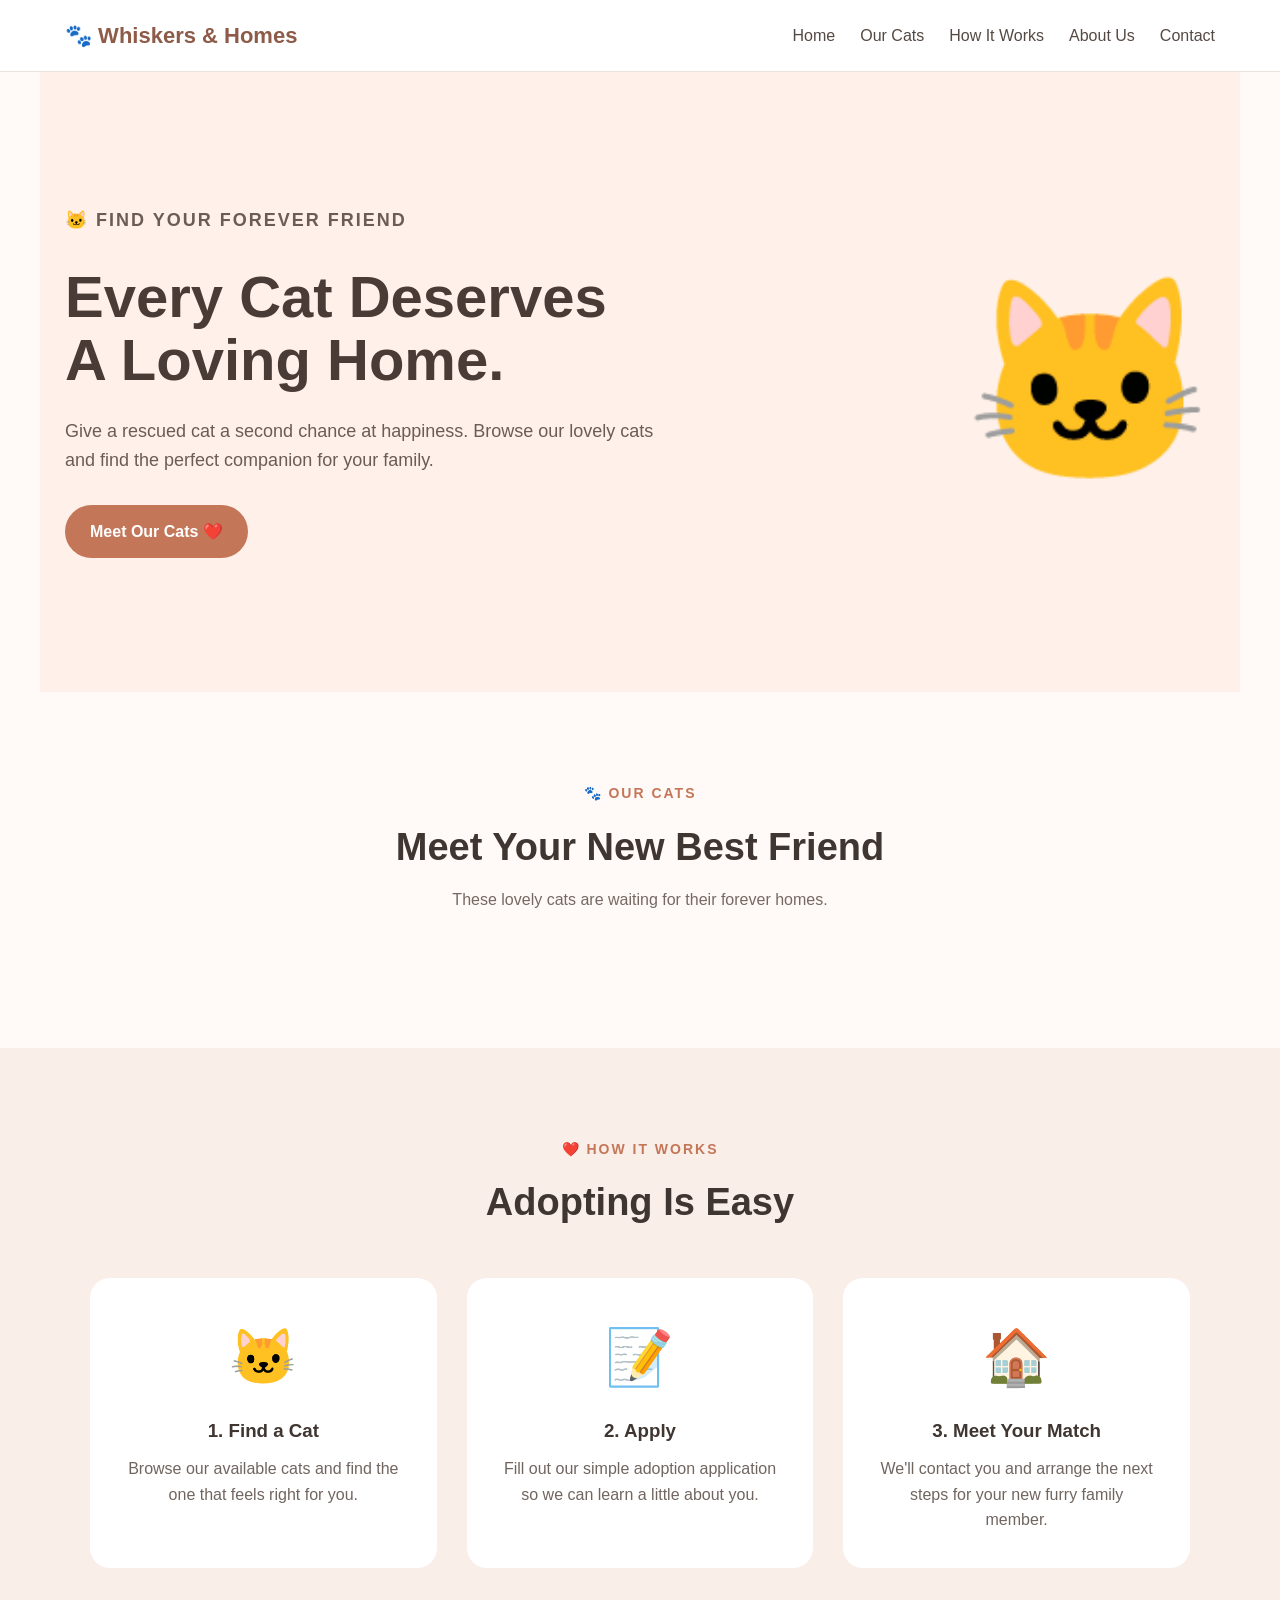
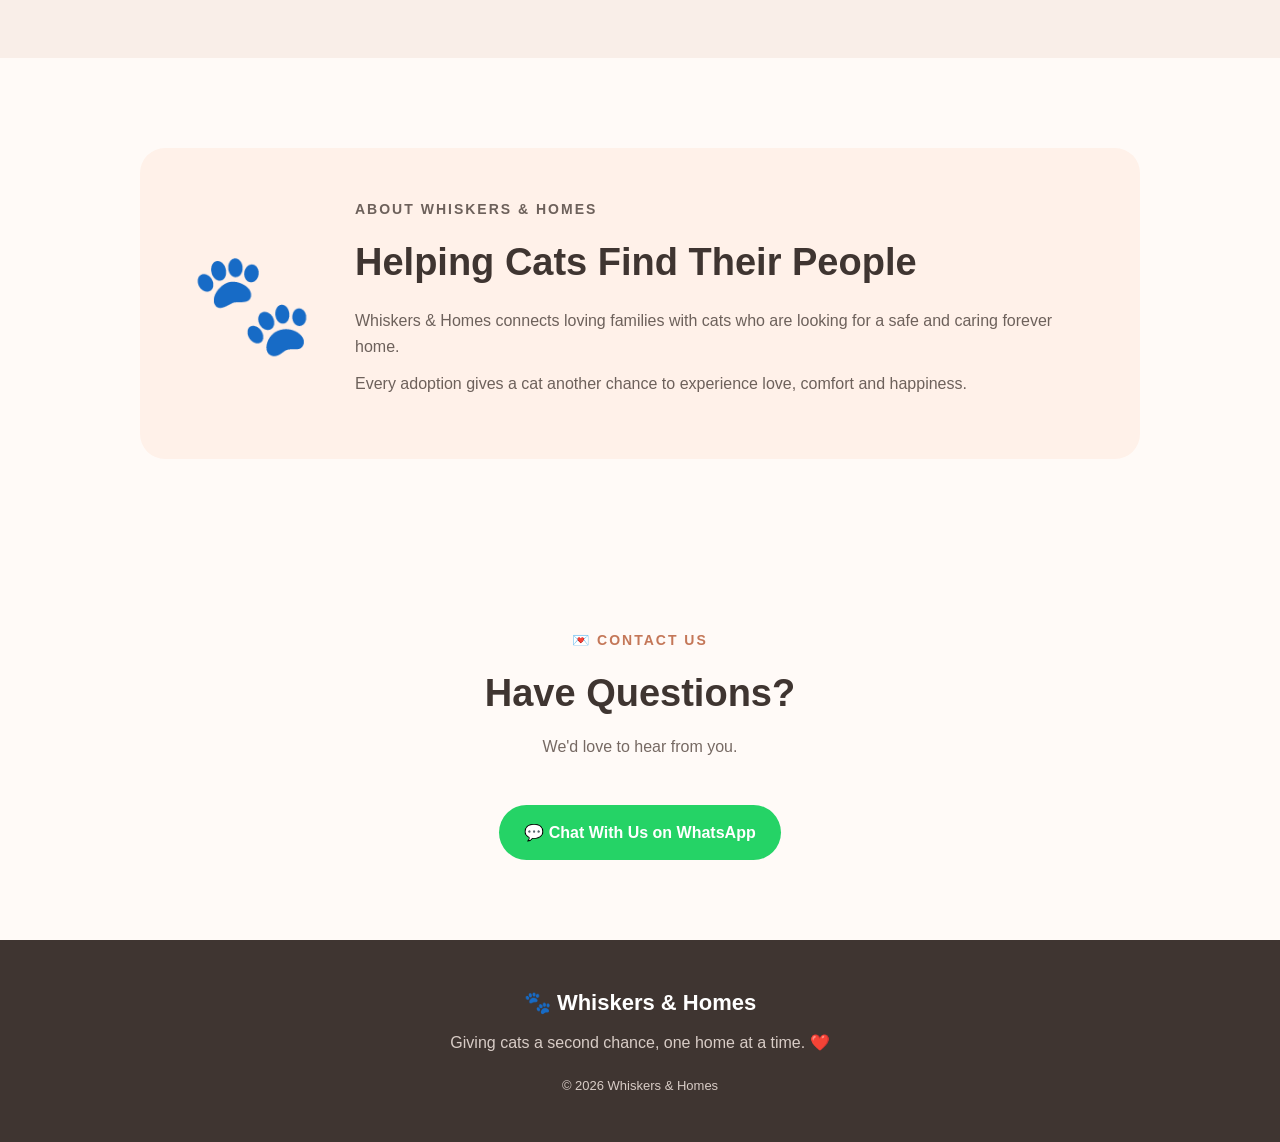
<file: index.html>
<!DOCTYPE html>
<html lang="en">
<head>
    <meta charset="UTF-8">
    <meta name="viewport" content="width=device-width, initial-scale=1.0">

    <title>Whiskers & Homes 🐾</title>

    <link rel="stylesheet" href="style.css">
</head>

<body>

    <!-- NAVIGATION -->
    <header>
        <nav class="navbar">

            <div class="logo">
                🐾 Whiskers & Homes
            </div>

            <div class="nav-links">
                <a href="#home">Home</a>
                <a href="#cats">Our Cats</a>
                <a href="#how-it-works">How It Works</a>
                <a href="#about">About Us</a>
                <a href="#contact">Contact</a>
            </div>

        </nav>
    </header>


    <!-- HERO -->
    <section id="home" class="hero">

        <div class="hero-text">

            <p class="small-title">
                🐱 FIND YOUR FOREVER FRIEND
            </p>

            <h1>
                Every Cat Deserves<br>
                A Loving Home.
            </h1>

            <p>
                Give a rescued cat a second chance at happiness.
                Browse our lovely cats and find the perfect companion
                for your family.
            </p>

            <a href="#cats" class="main-button">
                Meet Our Cats ❤️
            </a>

        </div>

        <div class="hero-cat">
            🐱
        </div>

    </section>


    <!-- CATS -->
    <section id="cats" class="section">

        <div class="section-heading">

            <p class="small-title">
                🐾 OUR CATS
            </p>

            <h2>
                Meet Your New Best Friend
            </h2>

            <p>
                These lovely cats are waiting for their forever homes.
            </p>

        </div>


        <div id="cat-container" class="cat-grid">

            <!-- Cats will be inserted by JavaScript -->

        </div>

    </section>


    <!-- HOW IT WORKS -->
    <section id="how-it-works" class="how-section">

        <div class="section-heading">

            <p class="small-title">
                ❤️ HOW IT WORKS
            </p>

            <h2>
                Adopting Is Easy
            </h2>

        </div>


        <div class="steps">

            <div class="step">

                <div class="step-icon">
                    🐱
                </div>

                <h3>
                    1. Find a Cat
                </h3>

                <p>
                    Browse our available cats and find the one
                    that feels right for you.
                </p>

            </div>


            <div class="step">

                <div class="step-icon">
                    📝
                </div>

                <h3>
                    2. Apply
                </h3>

                <p>
                    Fill out our simple adoption application
                    so we can learn a little about you.
                </p>

            </div>


            <div class="step">

                <div class="step-icon">
                    🏠
                </div>

                <h3>
                    3. Meet Your Match
                </h3>

                <p>
                    We'll contact you and arrange the next steps
                    for your new furry family member.
                </p>

            </div>

        </div>

    </section>


    <!-- ABOUT -->
    <section id="about" class="about-section">

        <div class="about-box">

            <div class="about-icon">
                🐾
            </div>

            <div>

                <p class="small-title">
                    ABOUT WHISKERS & HOMES
                </p>

                <h2>
                    Helping Cats Find Their People
                </h2>

                <p>
                    Whiskers & Homes connects loving families with
                    cats who are looking for a safe and caring
                    forever home.
                </p>

                <p>
                    Every adoption gives a cat another chance to
                    experience love, comfort and happiness.
                </p>

            </div>

        </div>

    </section>


    <!-- CONTACT -->
    <section id="contact" class="contact-section">

        <div class="section-heading">

            <p class="small-title">
                💌 CONTACT US
            </p>

            <h2>
                Have Questions?
            </h2>

            <p>
                We'd love to hear from you.
            </p>

        </div>

        <a
            href="https://wa.me/60175576105"
            class="whatsapp-button"
            target="_blank"
        >
            💬 Chat With Us on WhatsApp
        </a>

    </section>


    <!-- FOOTER -->
    <footer>

        <div class="footer-logo">
            🐾 Whiskers & Homes
        </div>

        <p>
            Giving cats a second chance, one home at a time. ❤️
        </p>

        <p class="copyright">
            © 2026 Whiskers & Homes
        </p>

    </footer>


<script type="module" src="script.js"></script>

</body>
</html>
</file>
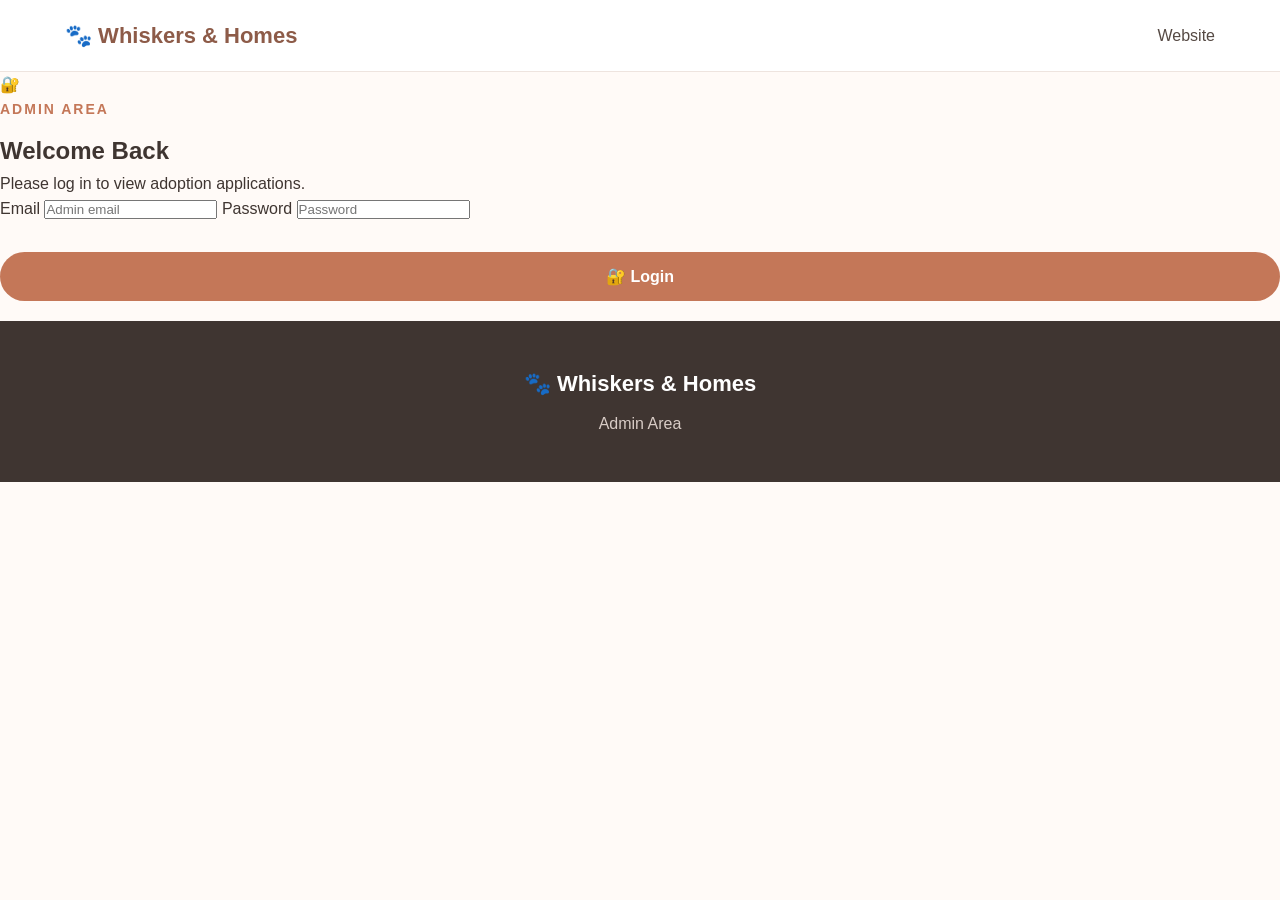
<file: admin-login.html>
<!DOCTYPE html>
<html lang="en">

<head>
    <meta charset="UTF-8">
    <meta name="viewport" content="width=device-width, initial-scale=1.0">

    <title>Admin Login | Whiskers & Homes</title>

    <link rel="stylesheet" href="style.css">
</head>

<body>

<header>

    <nav class="navbar">

        <div class="logo">
            🐾 Whiskers & Homes
        </div>

        <div class="nav-links">
            <a href="index.html">Website</a>
        </div>

    </nav>

</header>


<main>

    <section class="admin-login-section">

        <div class="admin-login-box">

            <div class="admin-login-icon">
                🔐
            </div>

            <p class="small-title">
                ADMIN AREA
            </p>

            <h1>
                Welcome Back
            </h1>

            <p class="admin-login-description">
                Please log in to view adoption applications.
            </p>


            <form id="admin-login-form">

                <label for="admin-email">
                    Email
                </label>

                <input
                    type="email"
                    id="admin-email"
                    placeholder="Admin email"
                    required
                >


                <label for="admin-password">
                    Password
                </label>

                <input
                    type="password"
                    id="admin-password"
                    placeholder="Password"
                    required
                >


                <button
                    type="submit"
                    class="submit-button"
                >
                    🔐 Login
                </button>


                <p
                    id="login-message"
                    class="form-message"
                ></p>

            </form>

        </div>

    </section>

</main>


<footer>

    <div class="footer-logo">
        🐾 Whiskers & Homes
    </div>

    <p>
        Admin Area
    </p>

</footer>


<script type="module" src="admin-login.js"></script>

</body>

</html>
</file>
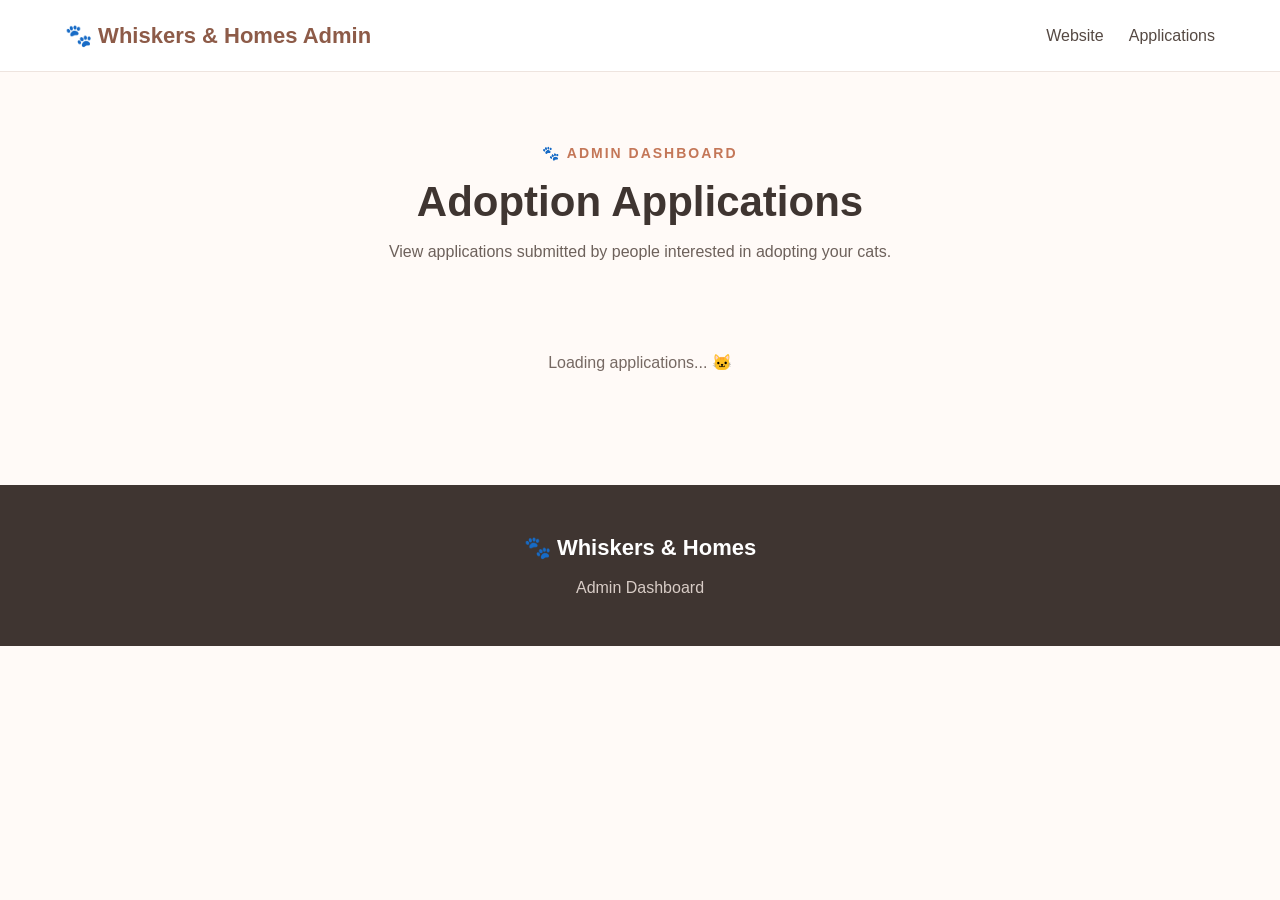
<file: admin.html>
<!DOCTYPE html>
<html lang="en">

<head>
    <meta charset="UTF-8">
    <meta name="viewport" content="width=device-width, initial-scale=1.0">

    <title>Admin | Whiskers & Homes</title>

    <link rel="stylesheet" href="style.css">
</head>

<body>

<header>

    <nav class="navbar">

        <div class="logo">
            🐾 Whiskers & Homes Admin
        </div>

        <div class="nav-links">
            <a href="index.html">Website</a>
            <a href="admin.html">Applications</a>
        </div>

    </nav>

</header>


<main>

    <section class="admin-section">

        <div class="admin-heading">

            <p class="small-title">
                🐾 ADMIN DASHBOARD
            </p>

            <h1>
                Adoption Applications
            </h1>

            <p>
                View applications submitted by people interested
                in adopting your cats.
            </p>

        </div>


        <div id="applications-container">

            <p class="loading">
                Loading applications... 🐱
            </p>

        </div>

    </section>

</main>


<footer>

    <div class="footer-logo">
        🐾 Whiskers & Homes
    </div>

    <p>
        Admin Dashboard
    </p>

</footer>


<script type="module" src="admin.js?v=2"></script>

</body>

</html>
</file>
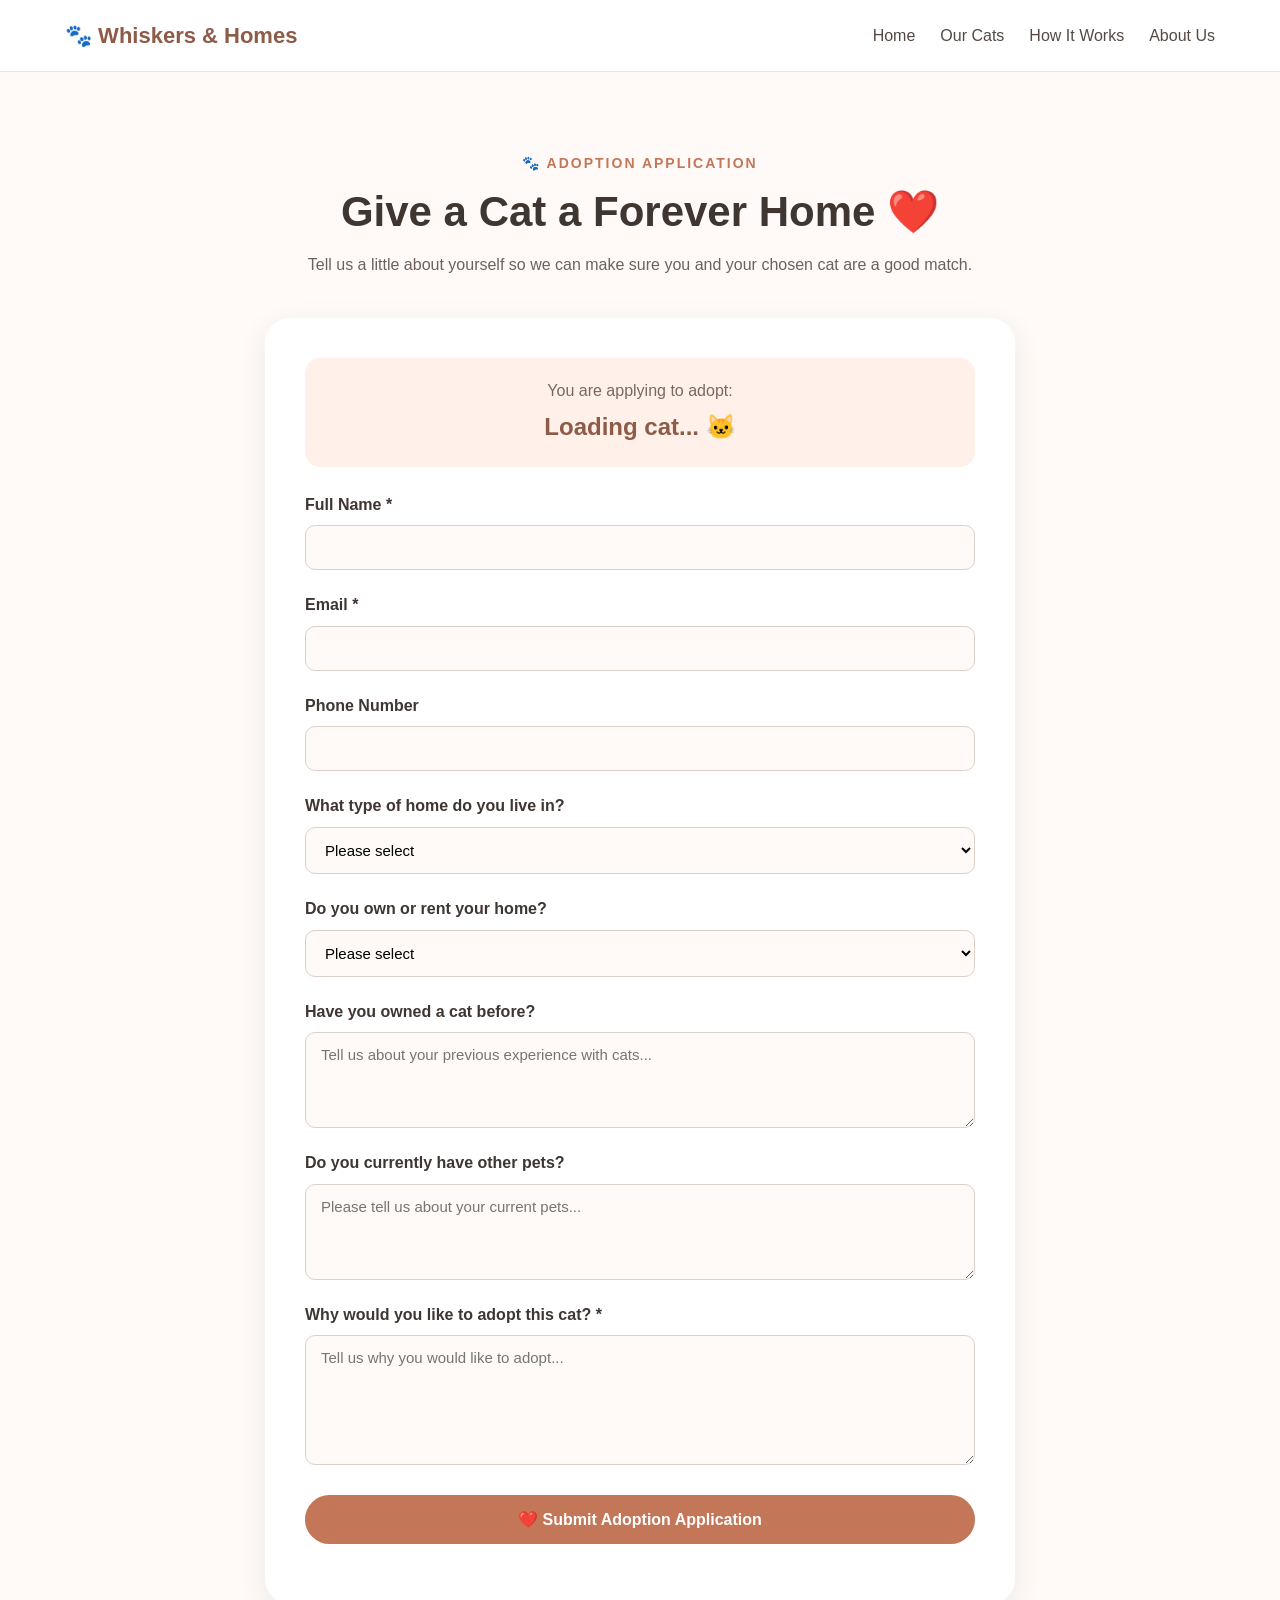
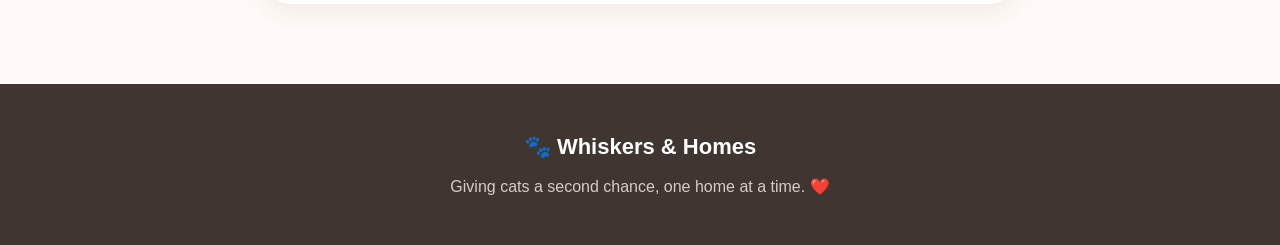
<file: apply.html>
<!DOCTYPE html>
<html lang="en">

<head>
    <meta charset="UTF-8">
    <meta name="viewport" content="width=device-width, initial-scale=1.0">

    <title>Adoption Application | Whiskers & Homes</title>

    <link rel="stylesheet" href="style.css">
</head>

<body>

<header>

    <nav class="navbar">

        <div class="logo">
            🐾 Whiskers & Homes
        </div>

        <div class="nav-links">
            <a href="index.html">Home</a>
            <a href="index.html#cats">Our Cats</a>
            <a href="index.html#how-it-works">How It Works</a>
            <a href="index.html#about">About Us</a>
        </div>

    </nav>

</header>


<main>

    <section class="application-section">

        <div class="application-heading">

            <p class="small-title">
                🐾 ADOPTION APPLICATION
            </p>

            <h1>
                Give a Cat a Forever Home ❤️
            </h1>

            <p>
                Tell us a little about yourself so we can make
                sure you and your chosen cat are a good match.
            </p>

        </div>


        <form id="adoption-form">

            <div class="selected-cat-box">

                <p>
                    You are applying to adopt:
                </p>

                <h2 id="selected-cat">
                    Loading cat... 🐱
                </h2>

            </div>


            <label for="applicant_name">
                Full Name *
            </label>

            <input
                type="text"
                id="applicant_name"
                required
            >


            <label for="email">
                Email *
            </label>

            <input
                type="email"
                id="email"
                required
            >


            <label for="phone">
                Phone Number
            </label>

            <input
                type="tel"
                id="phone"
            >


            <label for="home_type">
                What type of home do you live in?
            </label>

            <select id="home_type">

                <option value="">
                    Please select
                </option>

                <option value="Apartment">
                    Apartment
                </option>

                <option value="Condominium">
                    Condominium
                </option>

                <option value="Terrace House">
                    Terrace House
                </option>

                <option value="Semi-D">
                    Semi-D
                </option>

                <option value="Bungalow">
                    Bungalow
                </option>

                <option value="Other">
                    Other
                </option>

            </select>


            <label for="owns_or_rents">
                Do you own or rent your home?
            </label>

            <select id="owns_or_rents">

                <option value="">
                    Please select
                </option>

                <option value="Own">
                    Own
                </option>

                <option value="Rent">
                    Rent
                </option>

            </select>


            <label for="previous_cat_experience">
                Have you owned a cat before?
            </label>

            <textarea
                id="previous_cat_experience"
                rows="4"
                placeholder="Tell us about your previous experience with cats..."
            ></textarea>


            <label for="other_pets">
                Do you currently have other pets?
            </label>

            <textarea
                id="other_pets"
                rows="4"
                placeholder="Please tell us about your current pets..."
            ></textarea>


            <label for="reason">
                Why would you like to adopt this cat? *
            </label>

            <textarea
                id="reason"
                rows="6"
                required
                placeholder="Tell us why you would like to adopt..."
            ></textarea>


            <button
                type="submit"
                class="submit-button"
            >
                ❤️ Submit Adoption Application
            </button>


            <p
                id="form-message"
                class="form-message"
            ></p>

        </form>

    </section>

</main>


<footer>

    <div class="footer-logo">
        🐾 Whiskers & Homes
    </div>

    <p>
        Giving cats a second chance, one home at a time. ❤️
    </p>

</footer>


<script type="module" src="apply.js"></script>

</body>
</html>
</file>
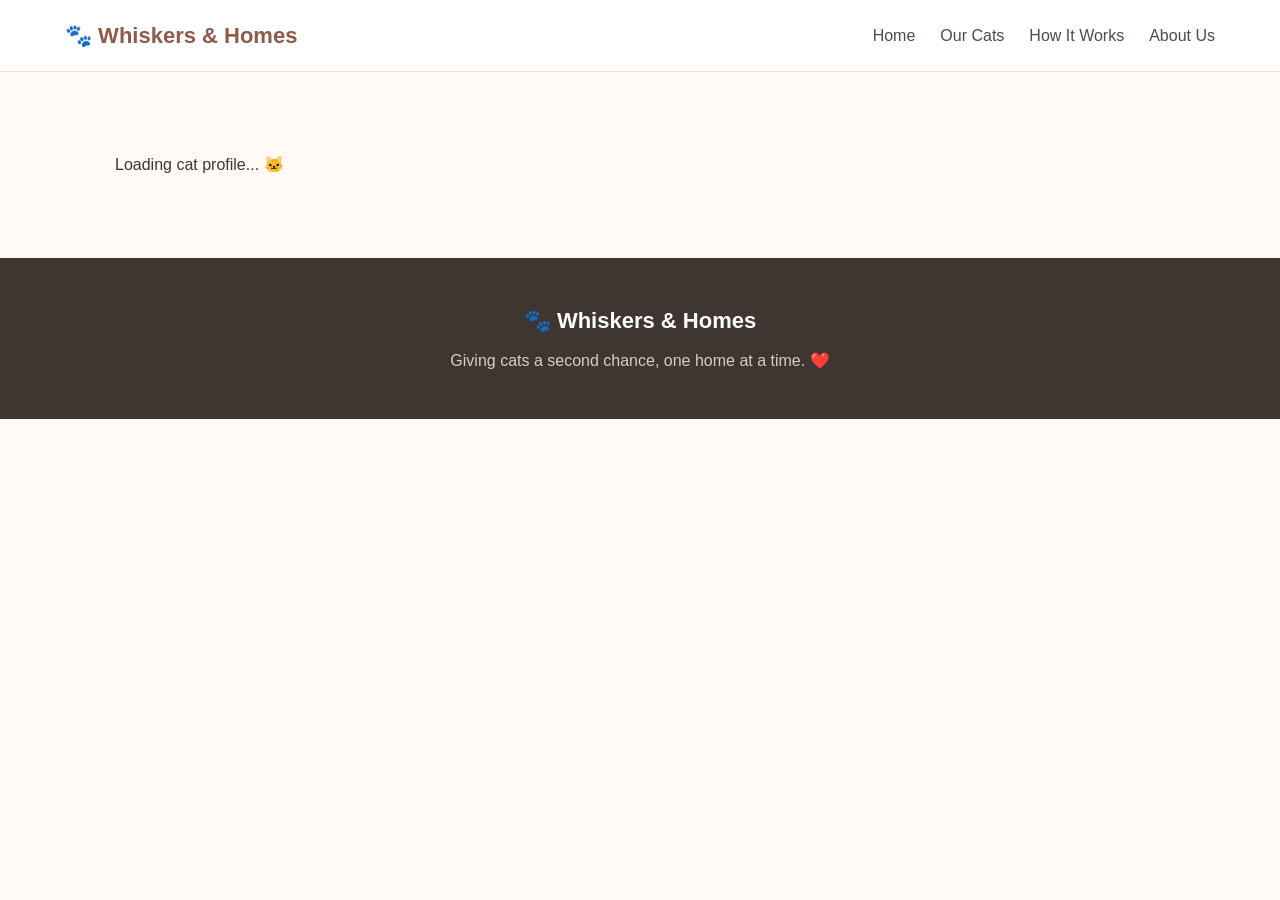
<file: cat-profile.html>
<!DOCTYPE html>
<html lang="en">

<head>

    <meta charset="UTF-8">

    <meta
        name="viewport"
        content="width=device-width, initial-scale=1.0"
    >

    <title>Cat Profile | Whiskers & Homes</title>

    <link rel="stylesheet" href="style.css">

</head>


<body>


<header>

    <nav class="navbar">

        <div class="logo">
            🐾 Whiskers & Homes
        </div>

        <div class="nav-links">

            <a href="index.html">
                Home
            </a>

            <a href="index.html#cats">
                Our Cats
            </a>

            <a href="index.html#how-it-works">
                How It Works
            </a>

            <a href="index.html#about">
                About Us
            </a>

        </div>

    </nav>

</header>



<main>

    <section class="profile-section">

        <div id="profile-container">

            <p>
                Loading cat profile... 🐱
            </p>

        </div>

    </section>

</main>



<footer>

    <div class="footer-logo">
        🐾 Whiskers & Homes
    </div>

    <p>
        Giving cats a second chance, one home at a time. ❤️
    </p>

</footer>



<script type="module" src="cat-profile.js"></script>

</body>

</html>
</file>
<file: style.css>
* {
    margin: 0;
    padding: 0;
    box-sizing: border-box;
}

html {
    scroll-behavior: smooth;
}

body {
    font-family: Arial, Helvetica, sans-serif;
    background: #fffaf7;
    color: #3f3531;
    line-height: 1.6;
}


/* NAVBAR */

header {
    background: white;
    border-bottom: 1px solid #eee4df;
    position: sticky;
    top: 0;
    z-index: 1000;
}

.navbar {
    max-width: 1200px;
    margin: auto;
    padding: 18px 25px;

    display: flex;
    justify-content: space-between;
    align-items: center;
}

.logo {
    font-size: 22px;
    font-weight: bold;
    color: #8d5b48;
}

.nav-links {
    display: flex;
    gap: 25px;
}

.nav-links a {
    text-decoration: none;
    color: #554943;
    font-weight: 500;
}

.nav-links a:hover {
    color: #c77b5d;
}


/* HERO */

.hero {
    max-width: 1200px;
    margin: auto;
    min-height: 620px;
    padding: 80px 25px;

    display: flex;
    align-items: center;
    justify-content: space-between;

    background: #fff1e9;
}

.hero-text {
    max-width: 600px;
}

.small-title {
    color: #c47758;
    font-size: 14px;
    font-weight: bold;
    letter-spacing: 2px;
    margin-bottom: 12px;
}

.hero h1 {
    font-size: 58px;
    line-height: 1.1;
    margin-bottom: 25px;
    color: #493b35;
}

.hero p {
    font-size: 18px;
    color: #6b5c55;
    margin-bottom: 30px;
}

.main-button {
    display: inline-block;
    padding: 14px 25px;
    background: #c47758;
    color: white;
    text-decoration: none;
    border-radius: 30px;
    font-weight: bold;
}

.main-button:hover {
    background: #a96147;
}

.hero-cat {
    font-size: 200px;
}


/* SECTIONS */

.section {
    max-width: 1200px;
    margin: auto;
    padding: 90px 25px;
}

.section-heading {
    text-align: center;
    margin-bottom: 45px;
}

.section-heading h2 {
    font-size: 38px;
    margin-bottom: 10px;
}

.section-heading > p:last-child {
    color: #766963;
}


/* CAT CARDS */

.cat-grid {
    display: grid;
    grid-template-columns: repeat(3, 1fr);
    gap: 25px;
}

.cat-card {
    background: white;
    border-radius: 20px;
    overflow: hidden;
    box-shadow: 0 8px 25px rgba(70, 50, 40, 0.08);
    transition: transform 0.25s;
}

.cat-card:hover {
    transform: translateY(-6px);
}

.cat-image {
    height: 260px;
    background: #f1dfd5;

    display: flex;
    justify-content: center;
    align-items: center;

    font-size: 100px;
}

.cat-info {
    padding: 22px;
}

.cat-info h3 {
    font-size: 24px;
    margin-bottom: 5px;
}

.cat-details {
    color: #756861;
    margin-bottom: 15px;
}

.status {
    display: inline-block;
    padding: 5px 12px;
    border-radius: 20px;
    background: #e6f3e8;
    color: #47744e;
    font-size: 13px;
    font-weight: bold;
}


/* HOW IT WORKS */

.how-section {
    background: #f9eee8;
    padding: 90px 25px;
}

.steps {
    max-width: 1100px;
    margin: auto;

    display: grid;
    grid-template-columns: repeat(3, 1fr);
    gap: 30px;
}

.step {
    background: white;
    padding: 35px;
    text-align: center;
    border-radius: 20px;
}

.step-icon {
    font-size: 55px;
    margin-bottom: 15px;
}

.step h3 {
    margin-bottom: 10px;
}

.step p {
    color: #71655f;
}


/* ABOUT */

.about-section {
    padding: 90px 25px;
}

.about-box {
    max-width: 1000px;
    margin: auto;

    display: flex;
    gap: 40px;
    align-items: center;

    background: #fff1e9;
    padding: 50px;
    border-radius: 25px;
}

.about-icon {
    font-size: 100px;
}

.about-box h2 {
    font-size: 38px;
    margin-bottom: 15px;
}

.about-box p {
    color: #6d615b;
    margin-bottom: 12px;
}


/* CONTACT */

.contact-section {
    padding: 80px 25px;
    text-align: center;
}

.whatsapp-button {
    display: inline-block;
    padding: 15px 25px;
    background: #25d366;
    color: white;
    text-decoration: none;
    border-radius: 30px;
    font-weight: bold;
}


/* FOOTER */

footer {
    background: #3f3531;
    color: white;
    text-align: center;
    padding: 45px 20px;
}

.footer-logo {
    font-size: 22px;
    font-weight: bold;
    margin-bottom: 10px;
}

footer p {
    color: #d8ccc6;
}

.copyright {
    margin-top: 20px;
    font-size: 13px;
}


/* MOBILE */

@media (max-width: 800px) {

    .navbar {
        flex-direction: column;
        gap: 15px;
    }

    .nav-links {
        gap: 12px;
        flex-wrap: wrap;
        justify-content: center;
    }

    .hero {
        flex-direction: column;
        text-align: center;
        padding-top: 60px;
    }

    .hero h1 {
        font-size: 42px;
    }

    .hero-cat {
        font-size: 120px;
        margin-top: 40px;
    }

    .cat-grid {
        grid-template-columns: 1fr;
    }

    .steps {
        grid-template-columns: 1fr;
    }

    .about-box {
        flex-direction: column;
        text-align: center;
        padding: 35px 25px;
    }

    .about-box h2 {
        font-size: 30px;
    }
}
/* CAT PROFILE */

.profile-section {
    max-width: 1100px;
    margin: auto;
    padding: 80px 25px;
}

.profile-card {
    display: grid;
    grid-template-columns: 1fr 1fr;
    gap: 50px;
    background: white;
    padding: 40px;
    border-radius: 25px;
    box-shadow: 0 8px 30px rgba(70, 50, 40, 0.08);
}

.profile-image {
    width: 100%;
    height: 500px;
    object-fit: cover;
    border-radius: 20px;
}

.profile-placeholder {
    height: 500px;
    background: #f1dfd5;
    border-radius: 20px;

    display: flex;
    justify-content: center;
    align-items: center;

    font-size: 150px;
}

.profile-info h1 {
    font-size: 50px;
    margin: 10px 0 15px;
}

.profile-details {
    margin-top: 30px;
    margin-bottom: 30px;
}

.profile-details p {
    margin-bottom: 10px;
    color: #655952;
}

.profile-description {
    margin-bottom: 30px;
}

.profile-description h3 {
    margin-top: 20px;
    margin-bottom: 5px;
}

.profile-description p {
    color: #6d615b;
}

.profile-info .main-button {
    border: none;
    cursor: pointer;
}

.profile-info .main-button {
    display: inline-block;
}

.back-button {
    color: #8d5b48;
    text-decoration: none;
    font-weight: bold;
}

.profile-button {
    border: none;
    background: #c47758;
    color: white;
    padding: 10px 18px;
    border-radius: 25px;
    cursor: pointer;
    font-weight: bold;
}

.profile-button:hover {
    background: #a96147;
}


@media (max-width: 800px) {

    .profile-card {
        grid-template-columns: 1fr;
        padding: 25px;
    }

    .profile-image,
    .profile-placeholder {
        height: 350px;
    }

    .profile-info h1 {
        font-size: 40px;
    }

}
/* =========================================
   ADOPTION APPLICATION
   ========================================= */

.application-section {
    width: 100%;
    max-width: 800px;
    margin: 0 auto;
    padding: 80px 25px;
}

.application-heading {
    text-align: center;
    margin-bottom: 40px;
}

.application-heading h1 {
    font-size: 42px;
    line-height: 1.2;
    margin-bottom: 15px;
}

.application-heading p:last-child {
    color: #6d615b;
}

#adoption-form {
    width: 100%;
    background: white;
    padding: 40px;
    border-radius: 25px;
    box-shadow: 0 8px 30px rgba(70, 50, 40, 0.08);
}

#adoption-form label {
    display: block;
    margin-top: 22px;
    margin-bottom: 8px;
    font-weight: bold;
}

#adoption-form input,
#adoption-form select,
#adoption-form textarea {
    display: block;
    width: 100%;
    max-width: 100%;
    box-sizing: border-box;

    padding: 13px 15px;
    border: 1px solid #ddd0c9;
    border-radius: 10px;

    font-family: inherit;
    font-size: 15px;
    background: #fffaf7;
}

#adoption-form textarea {
    resize: vertical;
}

#adoption-form input:focus,
#adoption-form select:focus,
#adoption-form textarea:focus {
    outline: none;
    border-color: #c47758;
}

.selected-cat-box {
    width: 100%;
    box-sizing: border-box;

    background: #fff1e9;
    padding: 20px;
    border-radius: 15px;
    text-align: center;
    margin-bottom: 25px;
}

.selected-cat-box p {
    margin-bottom: 5px;
    color: #766963;
}

.selected-cat-box h2 {
    color: #8d5b48;
}

.submit-button {
    display: block;
    width: 100%;
    box-sizing: border-box;

    margin-top: 30px;
    padding: 15px;

    border: none;
    border-radius: 30px;

    background: #c47758;
    color: white;

    font-size: 16px;
    font-weight: bold;

    cursor: pointer;
}

.submit-button:hover {
    background: #a96147;
}

.form-message {
    text-align: center;
    margin-top: 20px;
    font-weight: bold;
}

.form-message.success {
    color: #47744e;
}

.form-message.error {
    color: #b44b4b;
}


/* =========================================
   ADOPTION APPLICATION - MOBILE
   ========================================= */

@media (max-width: 600px) {

    .application-section {
        width: 100%;
        max-width: 100%;
        padding: 35px 12px;
    }

    .application-heading {
        margin-bottom: 25px;
    }

    .application-heading h1 {
        font-size: 28px;
        line-height: 1.25;
        margin-bottom: 10px;
    }

    .application-heading p {
        font-size: 15px;
        line-height: 1.5;
    }

    #adoption-form {
        width: 100%;
        padding: 22px 16px;
        border-radius: 18px;
    }

    #adoption-form label {
        font-size: 14px;
        margin-top: 18px;
        margin-bottom: 7px;
    }

    #adoption-form input,
    #adoption-form select,
    #adoption-form textarea {
        width: 100%;
        max-width: 100%;
        min-width: 0;

        padding: 13px 12px;
        font-size: 16px;
    }

    #adoption-form textarea {
        min-height: 100px;
    }

    .selected-cat-box {
        padding: 16px 12px;
        margin-bottom: 20px;
    }

    .selected-cat-box h2 {
        font-size: 22px;
        word-break: break-word;
    }

    .selected-cat-box p {
        font-size: 14px;
    }

    .submit-button {
        width: 100%;
        padding: 15px 10px;
        font-size: 15px;
    }
}
/* =========================================
   ADMIN DASHBOARD
   ========================================= */

.admin-section {
    width: 100%;
    max-width: 1100px;
    margin: 0 auto;
    padding: 70px 25px;
}

.admin-heading {
    text-align: center;
    margin-bottom: 45px;
}

.admin-heading h1 {
    font-size: 42px;
    line-height: 1.2;
    margin-bottom: 12px;
}

.admin-heading p:last-child {
    color: #6d615b;
}


/* APPLICATION LIST */

#applications-container {
    width: 100%;
}

.loading {
    text-align: center;
    padding: 40px;
    color: #766963;
}


/* APPLICATION CARD */

.application-card {
    background: white;
    border-radius: 20px;
    padding: 30px;
    margin-bottom: 25px;

    box-shadow:
        0 8px 30px rgba(70, 50, 40, 0.08);
}


.application-card-header {
    display: flex;
    justify-content: space-between;
    align-items: center;
    gap: 20px;

    padding-bottom: 20px;
    border-bottom: 1px solid #eee4df;
}


.application-label {
    color: #c47758;
    font-size: 13px;
    font-weight: bold;
    text-transform: uppercase;
    letter-spacing: 1px;
    margin-bottom: 3px;
}


.application-card-header h2 {
    font-size: 26px;
    color: #493b35;
}


.application-status {
    display: inline-block;
    padding: 7px 15px;
    border-radius: 20px;

    background: #fff1d9;
    color: #9a6b24;

    font-size: 13px;
    font-weight: bold;

    white-space: nowrap;
}


/* CAT */

.application-cat {
    display: inline-flex;
    align-items: center;
    gap: 8px;

    margin-top: 20px;
    padding: 10px 16px;

    background: #fff1e9;
    border-radius: 20px;

    color: #8d5b48;
}


/* DETAILS */

.application-details {
    display: grid;
    grid-template-columns: repeat(4, 1fr);
    gap: 20px;

    margin-top: 25px;
    padding-bottom: 25px;

    border-bottom: 1px solid #eee4df;
}


.application-details div {
    display: flex;
    flex-direction: column;
    gap: 4px;
}


.application-details strong {
    font-size: 13px;
    color: #8d5b48;
}


.application-details span {
    color: #554943;
    word-break: break-word;
}


/* ANSWERS */

.application-answer {
    margin-top: 22px;
}


.application-answer strong {
    display: block;
    margin-bottom: 6px;

    color: #493b35;
}


.application-answer p {
    color: #6d615b;
    white-space: pre-wrap;
    word-break: break-word;
}


/* EMPTY STATE */

.no-applications {
    background: white;
    text-align: center;

    padding: 60px 25px;

    border-radius: 20px;

    box-shadow:
        0 8px 30px rgba(70, 50, 40, 0.08);
}


.no-applications-icon {
    font-size: 60px;
    margin-bottom: 15px;
}


.no-applications h2 {
    margin-bottom: 8px;
}


.no-applications p {
    color: #6d615b;
}


/* ERROR */

.admin-error {
    background: #fff0f0;
    color: #8f3d3d;

    padding: 25px;

    border-radius: 15px;

    text-align: center;
}


/* =========================================
   ADMIN DASHBOARD - MOBILE
   ========================================= */

@media (max-width: 700px) {

    .admin-section {
        padding: 40px 12px;
    }


    .admin-heading {
        margin-bottom: 30px;
    }


    .admin-heading h1 {
        font-size: 30px;
    }


    .admin-heading p {
        font-size: 15px;
    }


    .application-card {
        padding: 20px 16px;
        border-radius: 18px;
    }


    .application-card-header {
        align-items: flex-start;
        flex-direction: column;
        gap: 12px;
    }


    .application-card-header h2 {
        font-size: 22px;
    }


    .application-status {
        font-size: 12px;
    }


    .application-cat {
        margin-top: 16px;
    }


    .application-details {
        grid-template-columns: 1fr 1fr;
        gap: 18px 12px;
        margin-top: 20px;
    }


    .application-details span {
        font-size: 14px;
    }


    .application-answer {
        margin-top: 20px;
    }


    .application-answer p {
        font-size: 14px;
        line-height: 1.6;
    }

}


@media (max-width: 400px) {

    .application-details {
        grid-template-columns: 1fr;
    }

}
</file>
